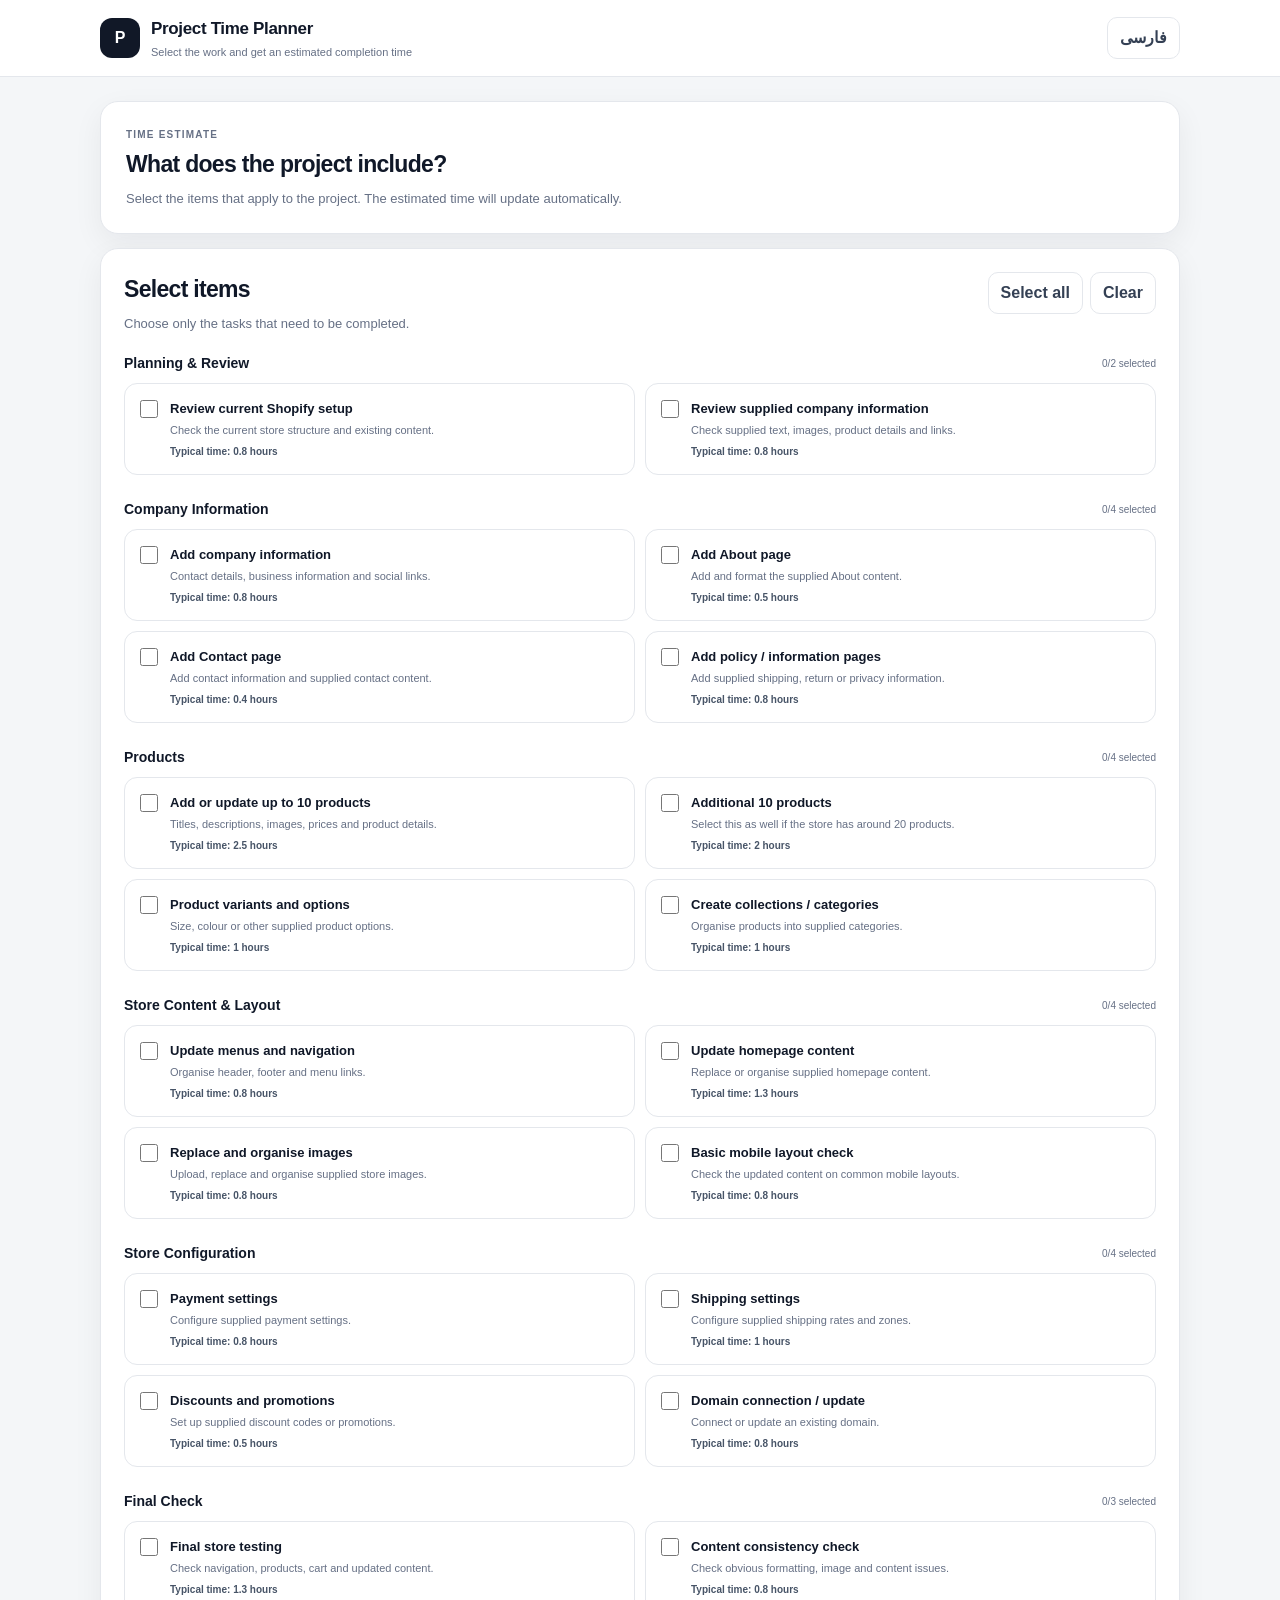
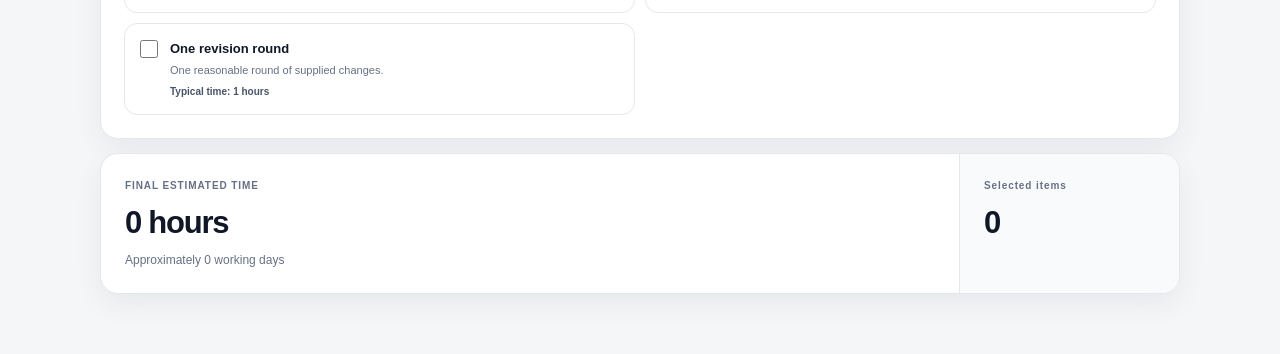
<file: index.html>
<!doctype html>
<html lang="en" dir="ltr">
<head>
  <meta charset="utf-8">
  <meta name="viewport" content="width=device-width, initial-scale=1">
  <title>Project Time Planner</title>
  <link rel="stylesheet" href="style.css">
</head>
<body>
  <header class="topbar">
    <div class="brand">
      <div class="brand-mark">P</div>
      <div>
        <h1 data-i18n="title">Project Time Planner</h1>
        <p data-i18n="subtitle">Select the work and get an estimated completion time</p>
      </div>
    </div>
    <button id="languageBtn" class="language-btn" type="button">فارسی</button>
  </header>

  <main class="container">
    <section class="intro-card">
      <span class="eyebrow" data-i18n="eyebrow">TIME ESTIMATE</span>
      <h2 data-i18n="heading">What does the project include?</h2>
      <p data-i18n="description">Select the items that apply to the project. The estimated time will update automatically.</p>
    </section>

    <section class="panel">
      <div class="panel-head">
        <div>
          <h2 data-i18n="selectHeading">Select items</h2>
          <p data-i18n="selectDescription">Choose only the tasks that need to be completed.</p>
        </div>
        <div class="actions">
          <button id="selectAllBtn" class="ghost-btn" type="button" data-i18n="selectAll">Select all</button>
          <button id="clearBtn" class="ghost-btn" type="button" data-i18n="clear">Clear</button>
        </div>
      </div>

      <div id="taskGroups"></div>
    </section>

    <section class="result-card">
      <div class="result-main">
        <span data-i18n="finalLabel">FINAL ESTIMATED TIME</span>
        <strong id="finalTime">0 hours</strong>
        <p id="finalDays">Approximately 0 working days</p>
      </div>
      <div class="result-side">
        <span data-i18n="selectedLabel">Selected items</span>
        <strong id="selectedCount">0</strong>
      </div>
    </section>
  </main>

  <script src="app.js"></script>
</body>
</html>
</file>
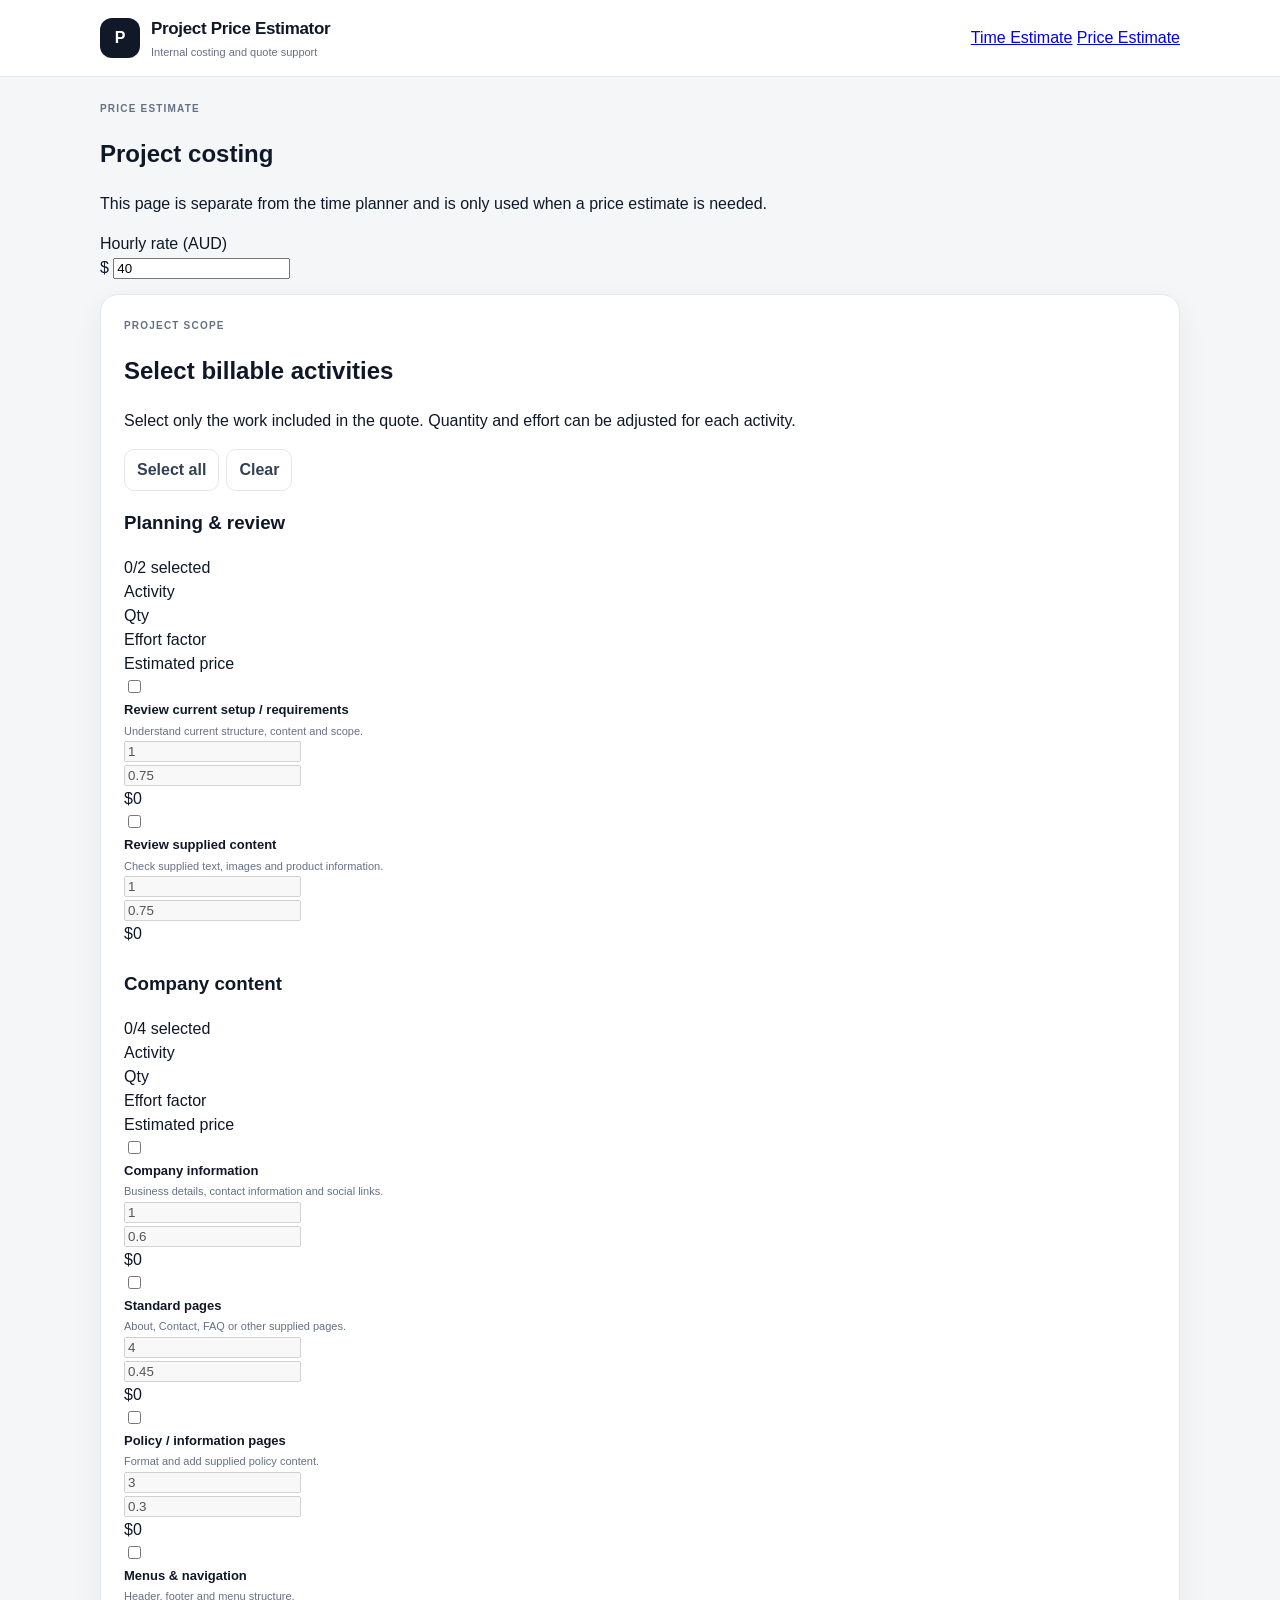
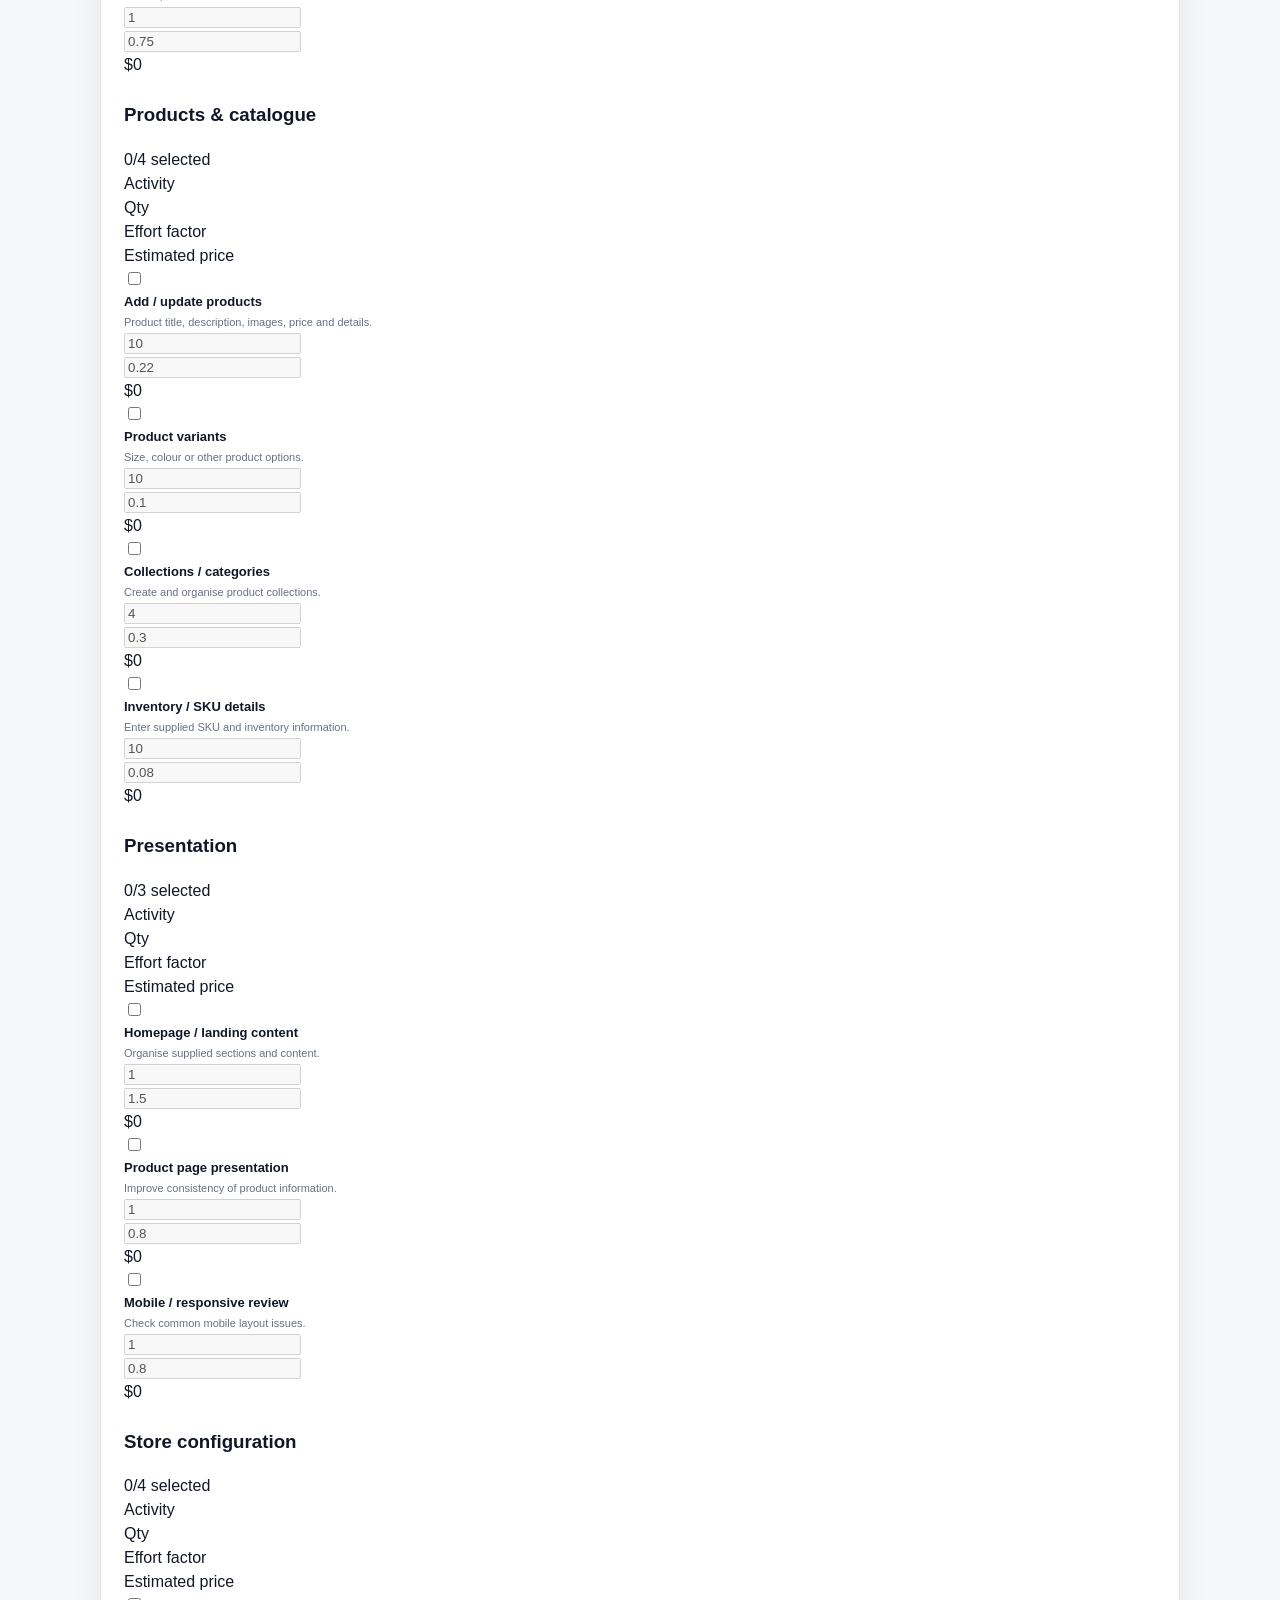
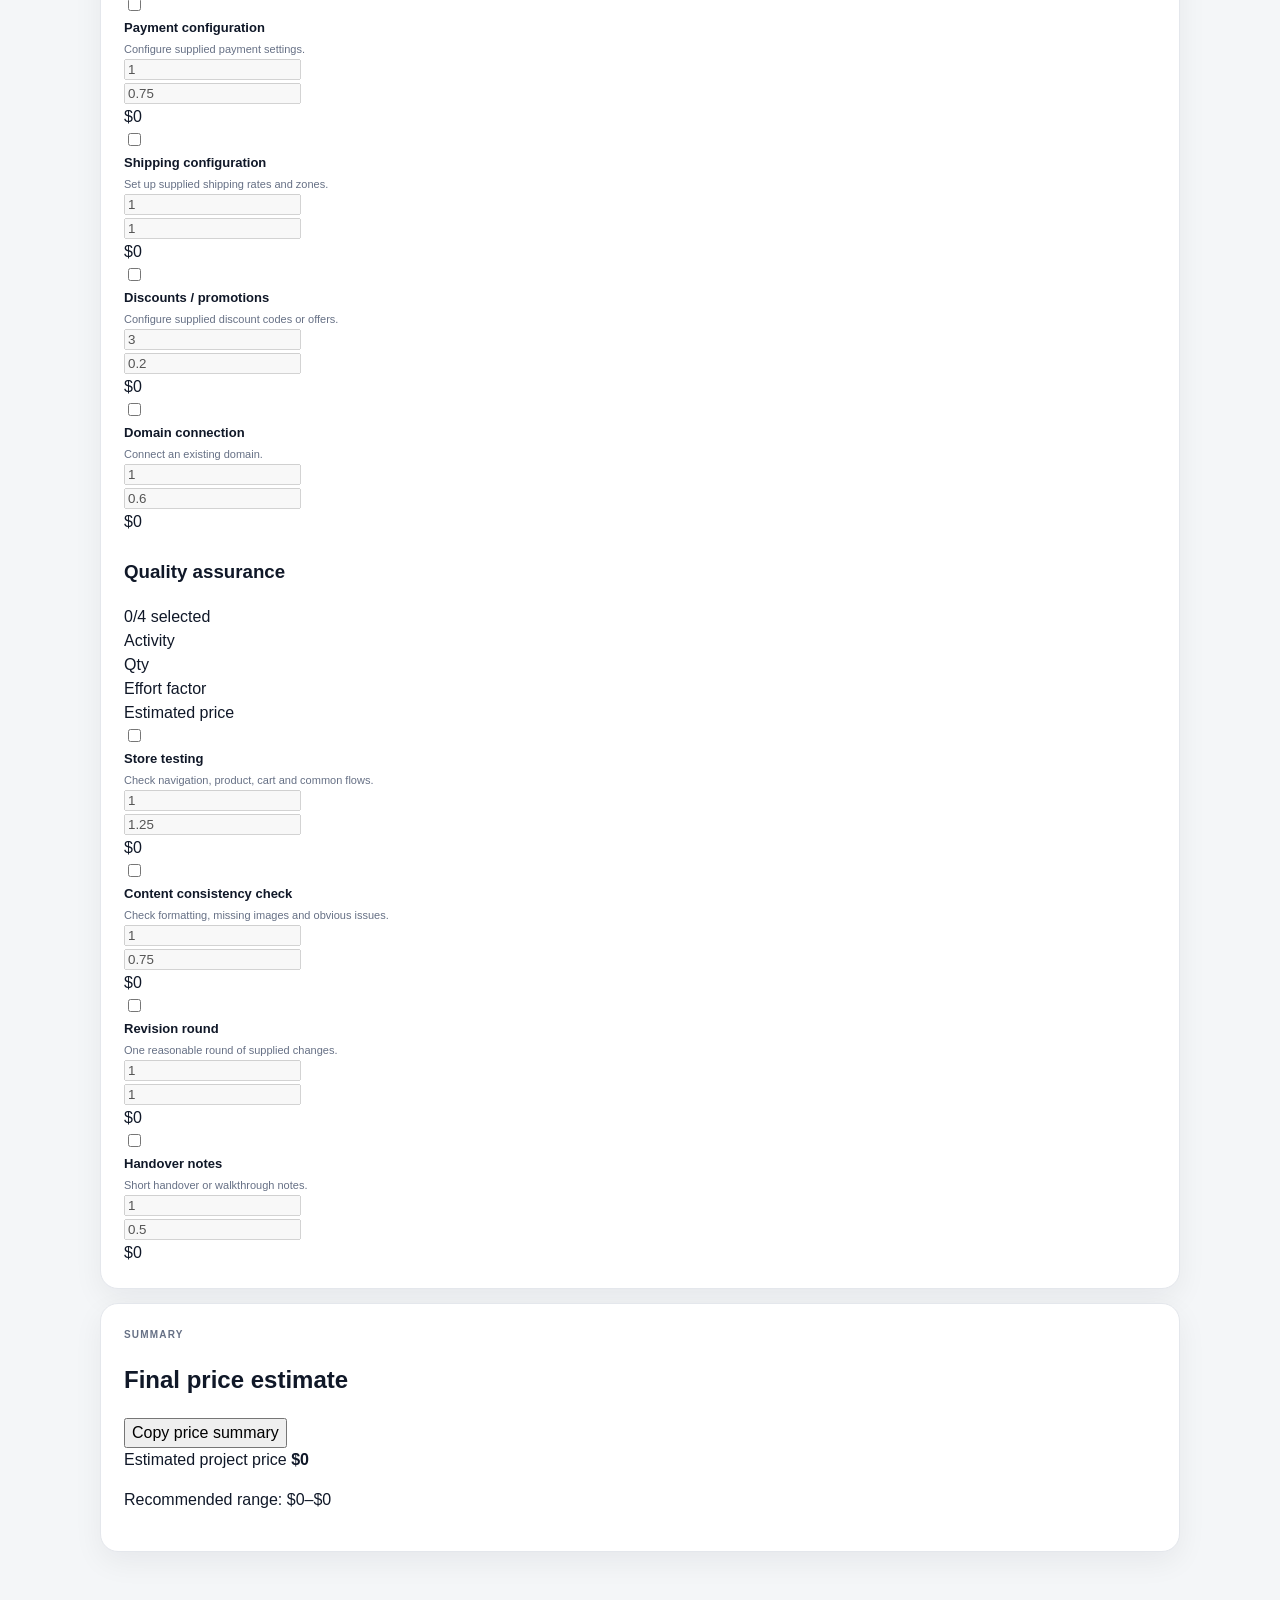
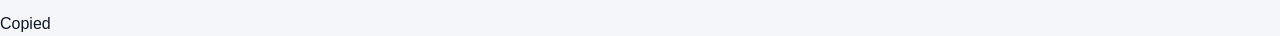
<file: price.html>
<!doctype html>
<html lang="en">
<head>
  <meta charset="utf-8" />
  <meta name="viewport" content="width=device-width, initial-scale=1" />
  <title>Project Price Estimator</title>
  <link rel="stylesheet" href="style.css" />
</head>
<body>
  <header class="topbar">
    <div class="brand">
      <div class="brand-mark">P</div>
      <div>
        <h1>Project Price Estimator</h1>
        <p>Internal costing and quote support</p>
      </div>
    </div>
    <nav class="nav">
      <a class="nav-link" href="index.html">Time Estimate</a>
      <a class="nav-link active" href="price.html">Price Estimate</a>
    </nav>
  </header>

  <main class="container">
    <section class="hero-card price-hero">
      <div>
        <span class="eyebrow">PRICE ESTIMATE</span>
        <h2>Project costing</h2>
        <p>This page is separate from the time planner and is only used when a price estimate is needed.</p>
      </div>
      <div class="rate-box">
        <label for="hourlyRate">Hourly rate (AUD)</label>
        <div class="money-input">
          <span>$</span>
          <input id="hourlyRate" type="number" min="0" step="1" value="40" />
        </div>
      </div>
    </section>

    <section class="panel">
      <div class="section-heading">
        <div>
          <span class="eyebrow">PROJECT SCOPE</span>
          <h2>Select billable activities</h2>
          <p>Select only the work included in the quote. Quantity and effort can be adjusted for each activity.</p>
        </div>
        <div class="actions">
          <button id="selectAllBtn" class="ghost-btn" type="button">Select all</button>
          <button id="clearBtn" class="ghost-btn" type="button">Clear</button>
        </div>
      </div>

      <div id="taskGroups"></div>
    </section>

    <section class="panel summary-panel">
      <div class="section-heading">
        <div>
          <span class="eyebrow">SUMMARY</span>
          <h2>Final price estimate</h2>
        </div>
        <button id="copyBtn" class="primary-btn" type="button">Copy price summary</button>
      </div>

      <div class="final-grid one">
        <div>
          <span>Estimated project price</span>
          <strong id="finalPrice">A$0</strong>
          <p id="priceRange">Recommended range: A$0–A$0</p>
        </div>
      </div>
    </section>
  </main>

  <div id="toast" class="toast">Copied</div>
  <script src="price.js"></script>
</body>
</html>
</file>
<file: style.css>
:root{
  --bg:#f4f6f8;
  --card:#ffffff;
  --text:#101828;
  --muted:#667085;
  --line:#e4e7ec;
  --soft:#f9fafb;
  --dark:#111827;
  --shadow:0 10px 30px rgba(16,24,40,.06);
}
*{box-sizing:border-box}
html{scroll-behavior:smooth}
body{
  margin:0;
  background:var(--bg);
  color:var(--text);
  font-family:Inter,-apple-system,BlinkMacSystemFont,"Segoe UI",Tahoma,Arial,sans-serif;
  line-height:1.5;
}
button{font:inherit}
.topbar{
  position:sticky;
  top:0;
  z-index:20;
  display:flex;
  justify-content:space-between;
  align-items:center;
  gap:20px;
  padding:16px max(20px,calc((100vw - 1080px)/2));
  background:rgba(255,255,255,.94);
  border-bottom:1px solid var(--line);
  backdrop-filter:blur(14px);
}
.brand{display:flex;align-items:center;gap:11px}
.brand-mark{
  width:40px;height:40px;border-radius:12px;
  display:grid;place-items:center;
  background:var(--dark);color:white;font-weight:800;
}
.brand h1{margin:0;font-size:17px;letter-spacing:-.02em}
.brand p{margin:2px 0 0;color:var(--muted);font-size:11px}
.language-btn,.ghost-btn{
  background:white;
  color:#344054;
  border:1px solid var(--line);
  border-radius:10px;
  padding:8px 12px;
  font-weight:700;
  cursor:pointer;
}
.language-btn:hover,.ghost-btn:hover{background:var(--soft)}
.container{
  width:min(1080px,calc(100% - 28px));
  margin:24px auto 60px;
}
.intro-card,.panel,.result-card{
  background:var(--card);
  border:1px solid var(--line);
  border-radius:18px;
  box-shadow:var(--shadow);
}
.intro-card{padding:25px}
.eyebrow{
  display:block;
  color:var(--muted);
  font-size:10px;
  font-weight:800;
  letter-spacing:.12em;
  margin-bottom:5px;
}
.intro-card h2,.panel-head h2{
  margin:0;
  font-size:23px;
  letter-spacing:-.03em;
}
.intro-card p,.panel-head p{
  margin:7px 0 0;
  color:var(--muted);
  font-size:13px;
}
.panel{
  padding:23px;
  margin-top:14px;
}
.panel-head{
  display:flex;
  justify-content:space-between;
  align-items:flex-start;
  gap:20px;
  margin-bottom:20px;
}
.actions{display:flex;gap:7px}
.group+.group{margin-top:24px}
.group-title{
  display:flex;
  justify-content:space-between;
  align-items:center;
  margin-bottom:9px;
}
.group-title h3{margin:0;font-size:14px}
.group-title span{color:var(--muted);font-size:10px}
.task-grid{
  display:grid;
  grid-template-columns:repeat(2,1fr);
  gap:10px;
}
.task-card{
  position:relative;
  display:flex;
  align-items:flex-start;
  gap:12px;
  min-height:84px;
  padding:15px;
  border:1px solid var(--line);
  border-radius:13px;
  background:white;
  cursor:pointer;
  transition:.15s ease;
}
.task-card:hover{
  border-color:#cfd4dc;
  transform:translateY(-1px);
}
.task-card.selected{
  border-color:#98a2b3;
  background:#f9fafb;
  box-shadow:inset 0 0 0 1px #d0d5dd;
}
.task-card input{
  width:18px;
  height:18px;
  margin:1px 0 0;
  accent-color:var(--dark);
  flex:0 0 auto;
}
.task-name{font-size:13px;font-weight:750}
.task-desc{margin-top:3px;color:var(--muted);font-size:11px}
.task-time{
  margin-top:6px;
  color:#475467;
  font-size:10px;
  font-weight:700;
}
.result-card{
  margin-top:14px;
  display:grid;
  grid-template-columns:1fr 220px;
  overflow:hidden;
}
.result-main,.result-side{padding:24px}
.result-side{
  background:var(--soft);
  border-inline-start:1px solid var(--line);
}
.result-card span{
  display:block;
  color:var(--muted);
  font-size:10px;
  font-weight:800;
  letter-spacing:.09em;
}
.result-card strong{
  display:block;
  margin-top:7px;
  font-size:31px;
  letter-spacing:-.04em;
}
.result-card p{
  margin:4px 0 0;
  color:var(--muted);
  font-size:12px;
}
html[dir="rtl"] body{
  font-family:Tahoma,Arial,"Segoe UI",sans-serif;
}
html[dir="rtl"] .brand,
html[dir="rtl"] .task-card{
  text-align:right;
}
html[dir="rtl"] .eyebrow,
html[dir="rtl"] .result-card span{
  letter-spacing:0;
}
@media(max-width:700px){
  .topbar{padding:13px 14px}
  .brand p{display:none}
  .container{width:min(100% - 18px,1080px);margin-top:10px}
  .intro-card,.panel{padding:16px}
  .panel-head{flex-direction:column}
  .actions{width:100%}
  .actions button{flex:1}
  .task-grid{grid-template-columns:1fr}
  .result-card{grid-template-columns:1fr}
  .result-side{border-inline-start:0;border-top:1px solid var(--line)}
}
</file>
